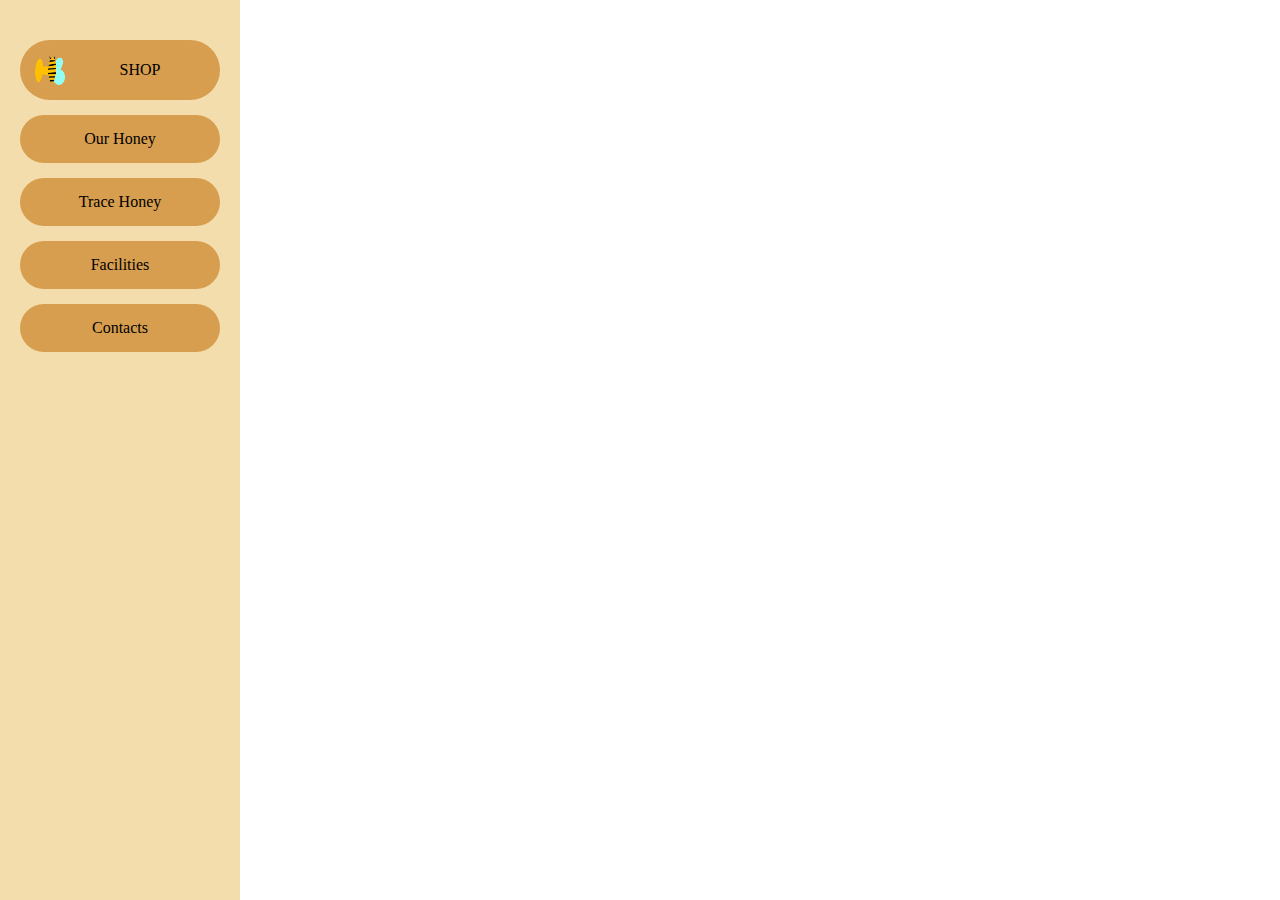
<file: components/navbar.html>
<!DOCTYPE html>
<html lang="en">
<head>
    <meta charset="UTF-8">
    <meta name="viewport" content="width=device-width, initial-scale=1.0">
    <link rel="stylesheet" href="../assets/css/navbar.css">
    <title>Navbar Honey App</title>
</head>
<body>
    <div id="navbar">
        <ul>
            <li id="shop">
                <img src="../assets/img/logo.png" alt="Shop icon">
                <a href="#">SHOP</a>
            </li>
            <div class="nav-buttons">
                <li><a href="#">Our Honey</a></li>
                <li><a href="#">Trace Honey</a></li>
                <li><a href="#">Facilities</a></li>
                <li><a href="#">Contacts</a></li>
            </div>
        </ul>
    </div>
</body>
</html>
</file>
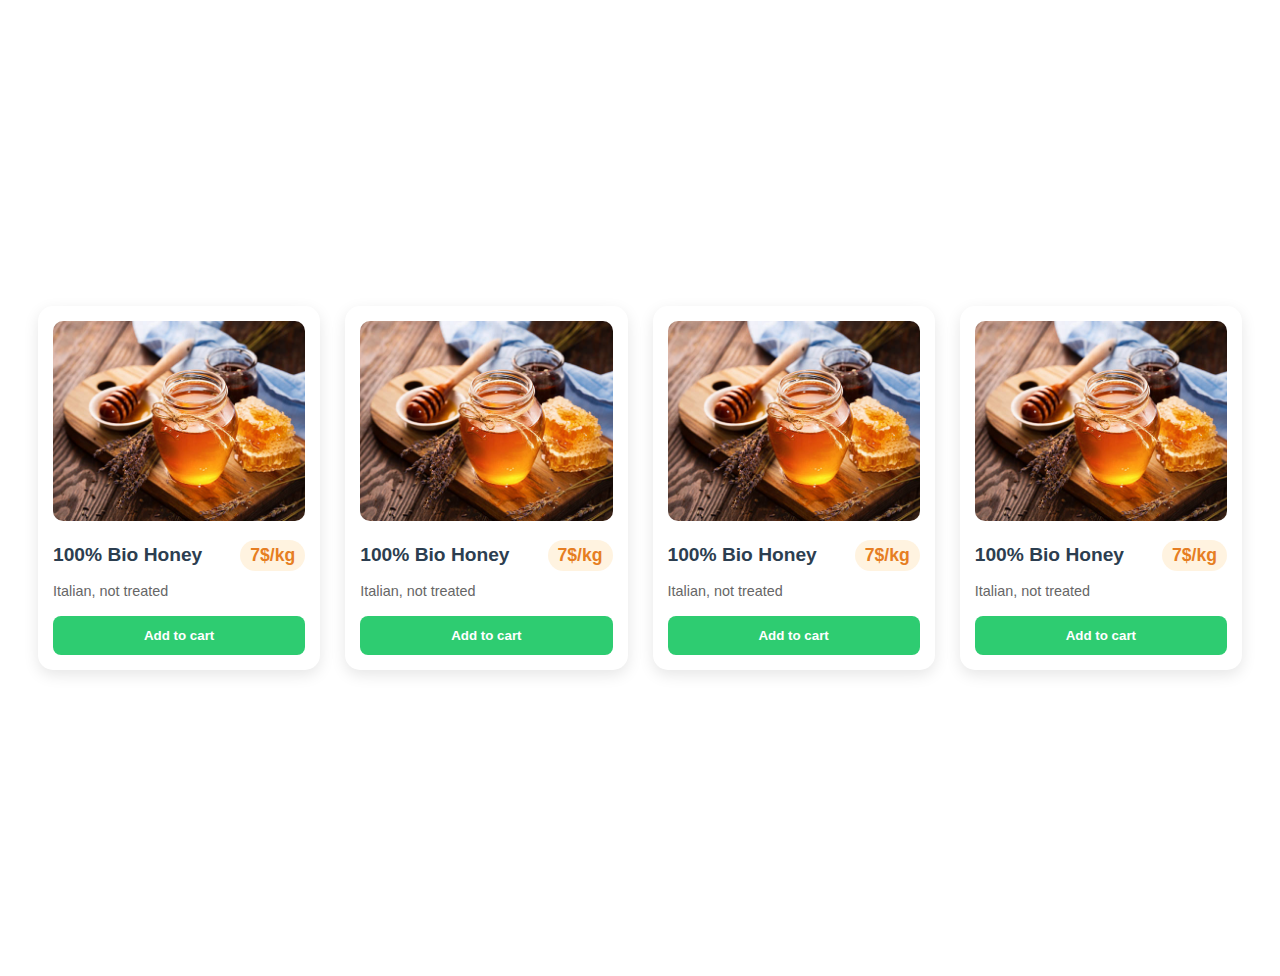
<file: components/product-card.html>
<!DOCTYPE html>
<html lang="en">
<head>
    <meta charset="UTF-8">
    <meta name="viewport" content="width=device-width, initial-scale=1.0">
    <link rel="stylesheet" href="../assets/css/product-card.css">
    <title>Product Card</title>
</head>
<body>
    <main>
        <div class="product-card">
            <img src="../assets/img/honey.jpg" alt="Bio Honey" class="product-image">
            <div class="product-info">
                <span class="product-title">100% Bio Honey</span>
                <span class="product-price">7$/kg</span>
            </div>
            <div class="product-description">Italian, not treated</div>
            <button class="add-to-cart">Add to cart</button>
        </div>
        <div class="product-card">
            <img src="../assets/img/honey.jpg" alt="Bio Honey" class="product-image">
            <div class="product-info">
                <span class="product-title">100% Bio Honey</span>
                <span class="product-price">7$/kg</span>
            </div>
            <div class="product-description">Italian, not treated</div>
            <button class="add-to-cart">Add to cart</button>
        </div>
        <div class="product-card">
            <img src="../assets/img/honey.jpg" alt="Bio Honey" class="product-image">
            <div class="product-info">
                <span class="product-title">100% Bio Honey</span>
                <span class="product-price">7$/kg</span>
            </div>
            <div class="product-description">Italian, not treated</div>
            <button class="add-to-cart">Add to cart</button>
        </div>
        <div class="product-card">
            <img src="../assets/img/honey.jpg" alt="Bio Honey" class="product-image">
            <div class="product-info">
                <span class="product-title">100% Bio Honey</span>
                <span class="product-price">7$/kg</span>
            </div>
            <div class="product-description">Italian, not treated</div>
            <button class="add-to-cart">Add to cart</button>
        </div>
    </main>
</body>
</html>
</file>
<file: assets/css/navbar.css>
body {
    display: flex;
    justify-content: center;
    align-items: center;
    min-height: 100vh;
    margin: 0;
}

#navbar {
    width: 50%;
    display: flex;
    justify-content: center;
    align-items: center;
    background-color: #f4ddad;
    padding: 10px;
    border-radius: 30px;
}

ul {
    display: flex;
    justify-content: center;
    align-items: center;
    gap: 20px;
    padding: 0;
    margin: 0;
}

li {
    list-style: none;
    text-decoration: none;
    color: #000;
    background-color: #d79e4f;
    padding: 10px;
    border-radius: 30px;
    
}

li a {
    text-decoration: none;
    color: #000;
}

#shop {
    display: flex;
    align-items: center;
}

#shop img {
    width: 50px;
    height: 50px;
    flex-shrink: 0;
}

@media screen and (max-width: 768px) {
    #navbar {
        width: 100%;
        position: relative;
        border-radius: 0;
        padding: 15px;
        background-color:#f4dead4e
    }

    ul {
        display: flex;
        flex-direction: column;
        width: 100%;
        gap: 10px;
        max-width: 400px;
        margin: 0 auto;
    }

    #shop {
        order: -1;
        width: 100%;
        justify-content: center;
        background-color: #f4ddad;
        border-radius: 30px;
        padding: 10px;
        margin-bottom: 15px;
    }

    /* Contenitore per i bottoni piccoli */
    .nav-buttons {
        display: flex;
        flex-wrap: wrap;
        gap: 10px;
        width: 100%;
    }
    /* Stili per i bottoni piccoli, li:not perchè non voglio modificare shop */
    li:not(#shop) {
        flex: 0 0 calc(50% - 5px);  /* Esattamente metà larghezza meno metà gap */
        text-align: center;
        background-color: #d79e4f;
        border-radius: 30px;
        padding: 10px;
        box-sizing: border-box;
        margin: 0;
    }

    #shop img {
        width: 30px;
        height: 30px;
        margin-right: 10px;
    }
}

@media screen and (max-width: 480px) {
    ul {
        max-width: 300px;
    }

    li:not(#shop) {
        font-size: 14px;
        padding: 8px;
    }
}

/*  media query per tablet */
@media screen and (min-width: 768px) and (max-width: 1024px) {
    body {
        justify-content: flex-start;
        align-items: flex-start;
    }

    #navbar {
        width: auto;
        height: 100vh;
        position: fixed;
        left: 0;
        top: 0;
        border-radius: 0;
        padding: 20px;
        background-color: #f4deada0;
    }

    ul {
        flex-direction: column;
        gap: 15px;
        width: 200px;
    }

    /* Stili comuni per tutti i bottoni */
    li, #shop {
        width: 100%;
        text-align: center;
        padding: 15px;
        margin: 0;
        border-radius: 30px;
        background-color: #d79e4f;
        box-sizing: border-box;
    }

    /* Rimuovi margin-bottom dal shop dato che ora usiamo gap */
    #shop {
        margin-bottom: 0;
        justify-content: center;
    }

    #shop img {
        width: 30px;
        height: 30px;
        margin-right: 10px;
    }

    /* Assicurati che tutti i link abbiano lo stesso stile */
    li a {
        display: block;
        width: 100%;
    }
}

/* Mobile (fino a 575px) */
@media screen and (max-width: 575px) {
    #navbar {
        width: 100%;
        position: relative;
        border-radius: 0;
        padding: 15px;
        background-color: #f4dead81;
    }

    ul {
        display: flex;
        flex-direction: column;
        width: 100%;
        gap: 10px;
        max-width: 400px;
        margin: 0 auto;
    }

    #shop {
        order: -1;
        width: 100%;
        justify-content: center;
        background-color: #f4ddad;
        border-radius: 30px;
        padding: 10px;
        margin-bottom: 15px;
    }

    .nav-buttons {
        display: flex;
        flex-wrap: wrap;
        gap: 10px;
        width: 100%;
    }

    li:not(#shop) {
        flex: 0 0 calc(50% - 5px);
        text-align: center;
        background-color: #d79e4f;
        border-radius: 30px;
        padding: 10px;
        box-sizing: border-box;
        margin: 0;
    }

    #shop img {
        width: 30px;
        height: 30px;
        margin-right: 10px;
    }
}

/* Tablet (da 576px a 768px) */
@media screen and (min-width: 576px) and (max-width: 768px) {
    body {
        justify-content: flex-start;
        align-items: flex-start;
    }

    #navbar {
        width: auto;
        height: 100vh;
        position: fixed;
        left: 0;
        top: 0;
        border-radius: 0;
        padding: 20px;
        background-color: #f4ddad;
    }

    ul {
        flex-direction: column;
        gap: 15px;
        width: 200px;
    }

    .nav-buttons {
        display: flex;
        flex-direction: column;
        gap: 15px;
        width: 100%;
    }

    /* Stili comuni per tutti i bottoni */
    li, #shop {
        width: 100%;
        text-align: center;
        padding: 15px;
        margin: 0;
        border-radius: 30px;
        background-color: #d79e4f;
        box-sizing: border-box;
    }

    /* Rimuovi flex-basis dai bottoni non-shop */
    li:not(#shop) {
        flex: none;
        width: 100%;
    }

    #shop {
        justify-content: center;
    }

    #shop img {
        width: 30px;
        height: 30px;
        margin-right: 10px;
    }

    li a {
        display: block;
        width: 100%;
    }
}

/* Desktop (769px e oltre) */
@media screen and (min-width: 769px) {
    body {
        justify-content: flex-start;
        align-items: flex-start;
    }

    #navbar {
        width: auto;
        height: 100vh;
        position: fixed;
        left: 0;
        top: 0;
        border-radius: 0;
        padding: 20px;
        background-color: #f4ddad;
    }

    ul {
        flex-direction: column;
        gap: 15px;
        width: 200px;
        margin-bottom: auto;  /* Spinge i bottoni verso l'alto */
        padding-top: 20px;    /* Aggiunge un po' di spazio sopra */
    }

    .nav-buttons {
        display: flex;
        flex-direction: column;
        gap: 15px;
        width: 100%;
    }

    /* Stili comuni per tutti i bottoni */
    li, #shop {
        width: 100%;
        text-align: center;
        padding: 15px;
        margin: 0;
        border-radius: 30px;
        background-color: #d79e4f;
        box-sizing: border-box;
    }

    #shop {
        justify-content: center;
    }

    #shop img {
        width: 30px;
        height: 30px;
        margin-right: 10px;
    }

    li a {
        display: block;
        width: 100%;
    }
}
</file>
<file: assets/css/product-card.css>
body {
    font-family: 'Poppins', sans-serif;
}

main {
    display: flex;
    justify-content: center;
    align-items: center;
    height: 100vh;
}

.product-card {
    background: white;
    border-radius: 15px;
    box-shadow: 0 5px 15px rgba(0, 0, 0, 0.1);
    padding: 15px;
    width: 280px;
    transition: all 0.3s ease;
    position: relative;
    overflow: hidden;
}

.product-card:hover {
    transform: translateY(-5px);
    box-shadow: 0 8px 20px rgba(0, 0, 0, 0.15);
}

.product-image {
    width: 100%;
    height: 200px;
    object-fit: cover;
    border-radius: 10px;
    margin-bottom: 15px;
    transition: transform 0.3s ease;
}

.product-image:hover {
    transform: scale(1.03);
}

.product-info {
    display: flex;
    justify-content: space-between;
    align-items: center;
    margin-bottom: 10px;
}

.product-title {
    font-size: 1.2rem;
    font-weight: 600;
    color: #2c3e50;
}

.product-price {
    font-size: 1.1rem;
    font-weight: 700;
    color: #e67e22;
    background: #fff3e0;
    padding: 5px 10px;
    border-radius: 20px;
}

.product-description {
    color: #666;
    font-size: 0.9rem;
    margin-bottom: 15px;
    line-height: 1.4;
}

.add-to-cart {
    width: 100%;
    padding: 12px;
    background: #2ecc71;
    color: white;
    border: none;
    border-radius: 8px;
    font-weight: 600;
    cursor: pointer;
    transition: background 0.3s ease;
}

.add-to-cart:hover {
    background: #27ae60;
}

/* Media Queries */
@media screen and (max-width: 575px) {
    main {
        padding: 20px;
        height: auto;
        flex-direction: column;
        gap: 20px;
    }
    
    .product-card {
        width: 100%;
        max-width: 350px;
    }
}

@media screen and (min-width: 576px) and (max-width: 768px) {
    main {
        padding: 20px;
        height: auto;
        flex-wrap: wrap;
        gap: 20px;
        justify-content: center;
    }
    
    .product-card {
        width: calc(50% - 20px);
        max-width: 300px;
    }
}

@media screen and (min-width: 769px) {
    main {
        padding: 30px;
        flex-wrap: nowrap;
        gap: 25px;
        justify-content: center;
    }
}
</file>
